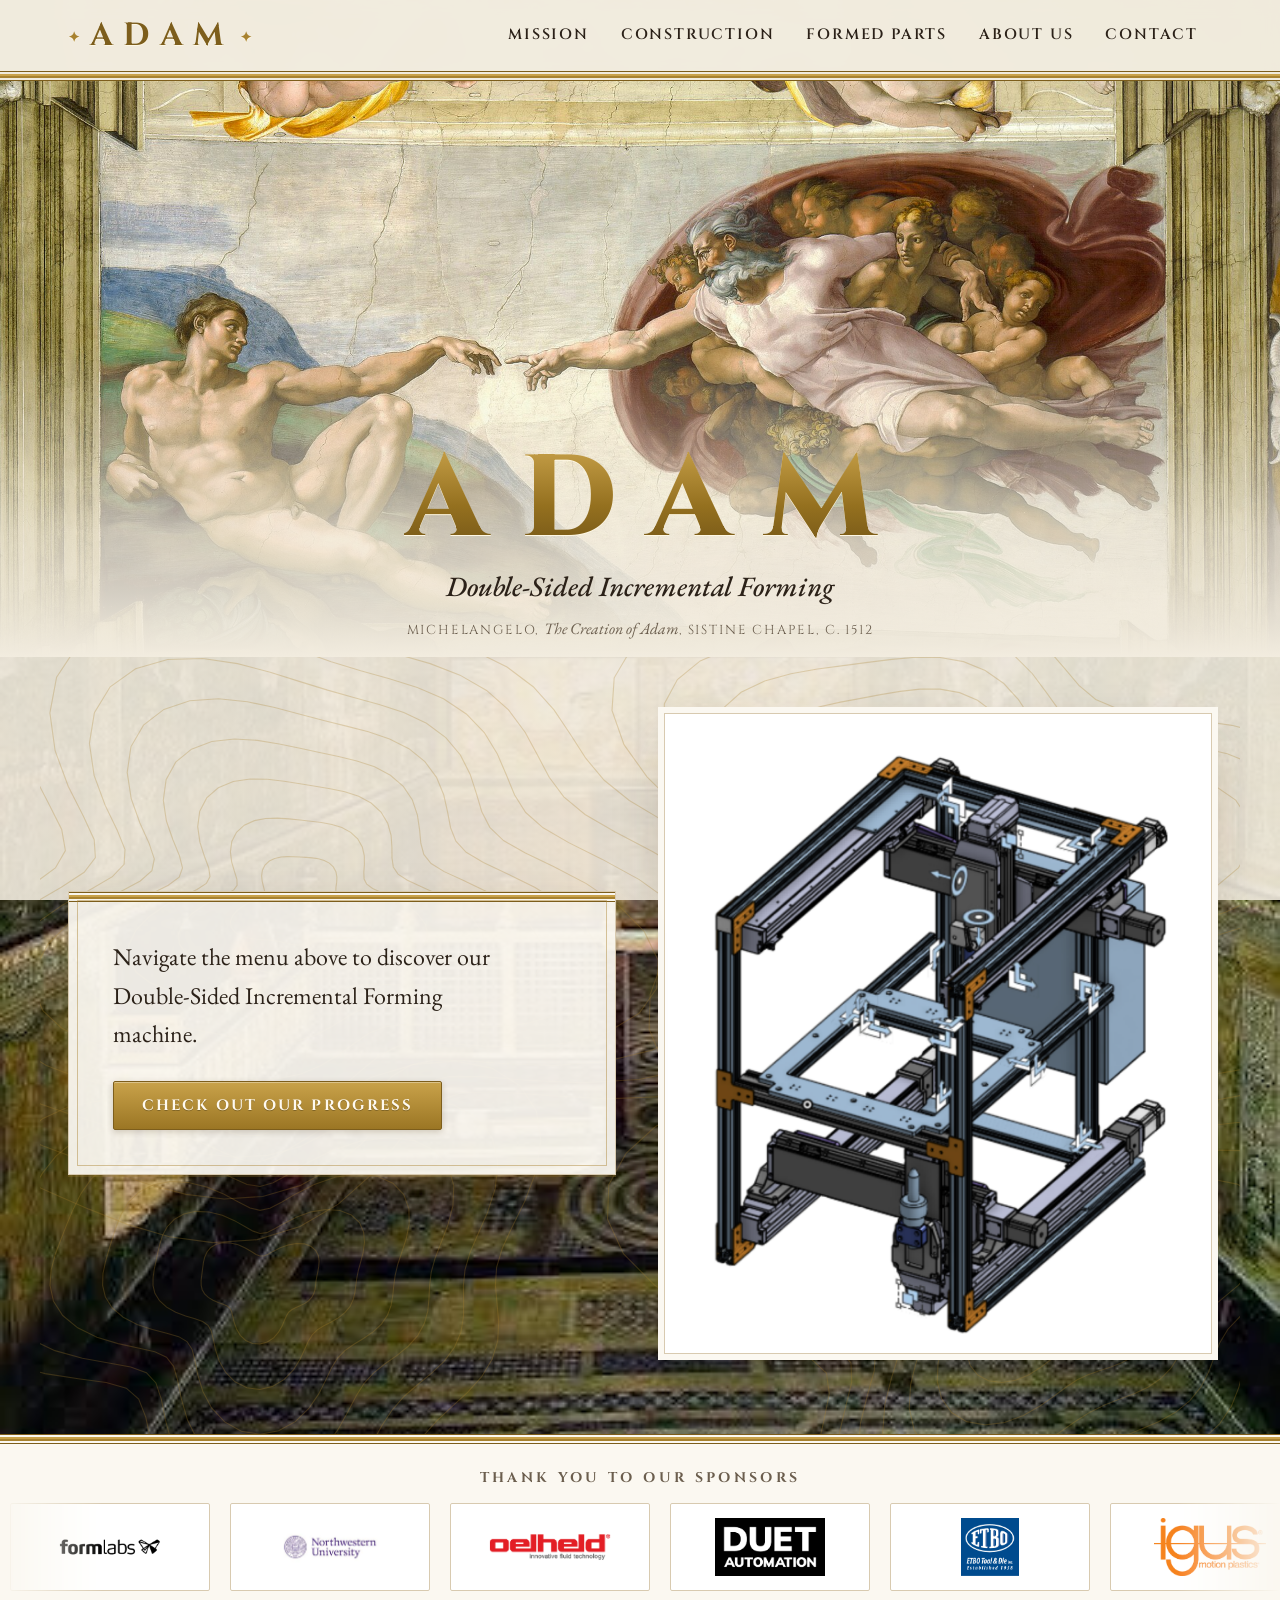
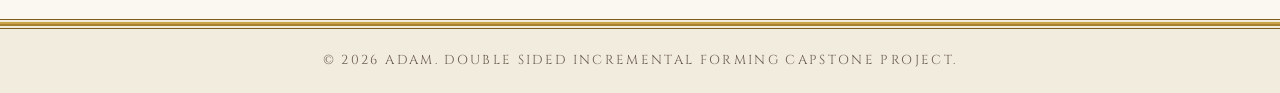
<file: index.html>
<!DOCTYPE html>
<html lang="en">
<head>
<meta charset="utf-8">
<meta name="viewport" content="width=device-width, initial-scale=1, viewport-fit=cover">
<title>ADAM</title>
<link rel="preconnect" href="https://fonts.googleapis.com">
<link href="https://fonts.googleapis.com/css2?family=Fraunces:wght@500;600;700&family=Source+Sans+3:wght@400;500;600&display=swap" rel="stylesheet"><link rel="stylesheet" href="css/style.css">
</head>
<body>
<header id="site-header"></header>
<main>
<section class="fresco" aria-label="Banner: Michelangelo's The Creation of Adam, the hands of God and Adam reaching toward each other">
  <p class="fresco-name">ADAM</p>
  <p class="fresco-sub">Double-Sided Incremental Forming</p>
  <p class="fresco-credit">Michelangelo, <i>The Creation of Adam</i>, Sistine Chapel, c. 1512</p>
</section>
<section class="wrap home">
  <svg id="topo" aria-hidden="true" preserveAspectRatio="xMidYMid slice" viewBox="0 0 1200 800"></svg>
  <div class="hello">
    <p>Navigate the menu above to discover our Double-Sided Incremental Forming machine.</p>
    <a class="btn" href="project.html">Check out our progress</a>
  </div>
  <div class="shot"><img src="images/machine.png" alt="Labeled diagram of the ADAM machine showing the X, Y and Z axes, toolhead, workpiece, material fixture and base"></div>
</section>
</main>
<div class="sponsors" id="sponsors"></div>
<footer id="site-footer"></footer>
<script src="js/data.js"></script>
<script src="js/main.js"></script>
</body>
</html>
</file>
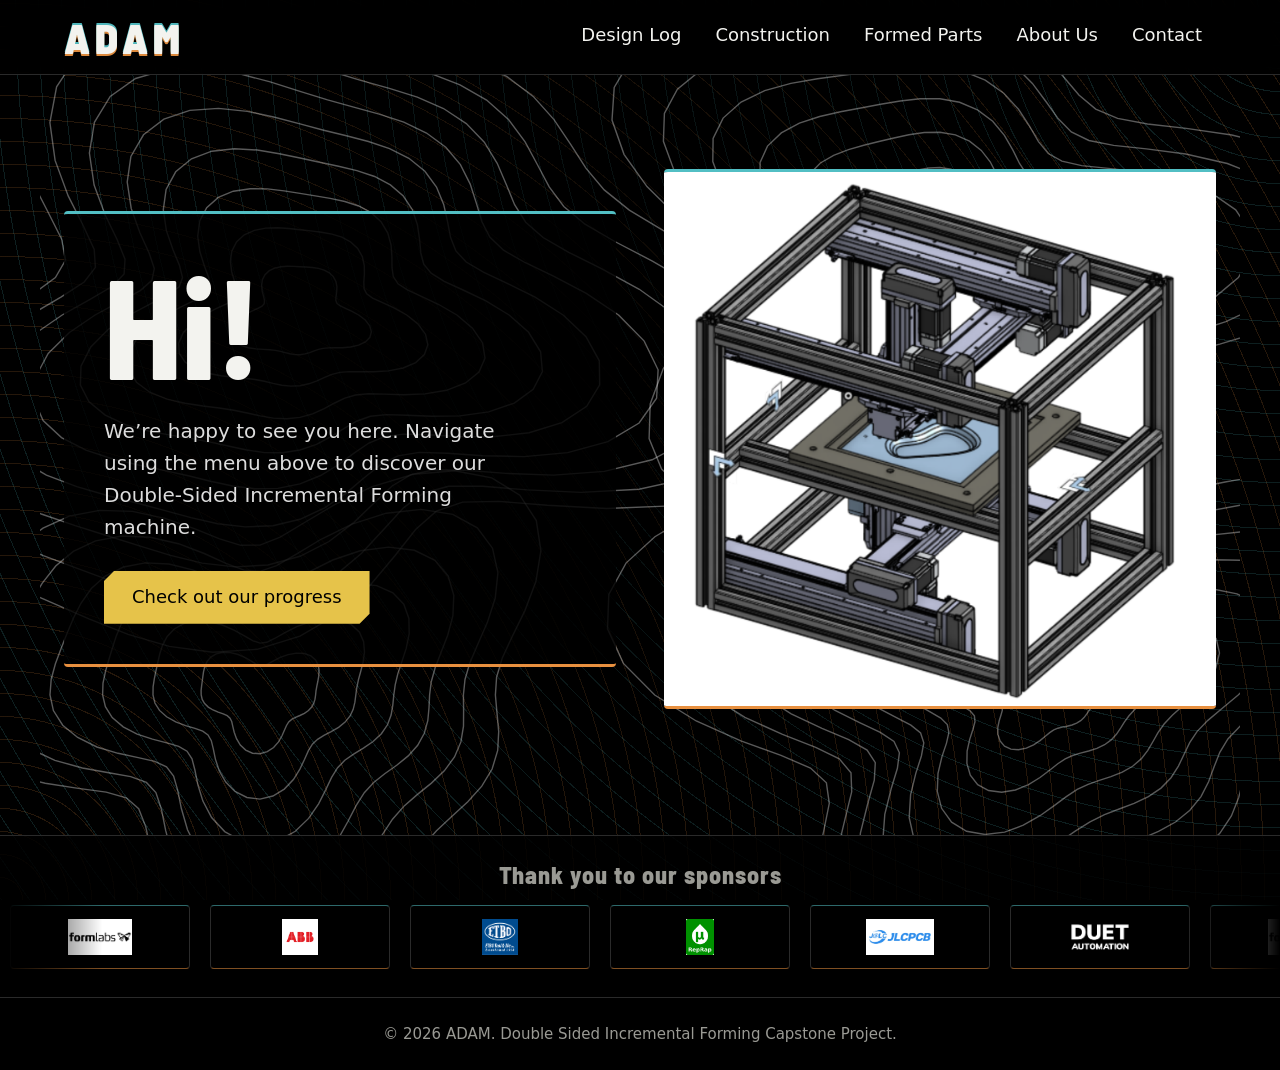
<file: adam-site/index.html>
<!DOCTYPE html>
<html lang="en">
<head>
<meta charset="utf-8">
<meta name="viewport" content="width=device-width, initial-scale=1, viewport-fit=cover">
<title>ADAM</title>
<link rel="preconnect" href="https://fonts.googleapis.com">
<link href="https://fonts.googleapis.com/css2?family=Barlow:wght@400;500&family=Barlow+Semi+Condensed:wght@600;700;800&display=swap" rel="stylesheet">
<link rel="stylesheet" href="css/style.css">
</head>
<body>
<header id="site-header"></header>
<main>
<section class="wrap home">
  <svg id="topo" aria-hidden="true" preserveAspectRatio="xMidYMid slice" viewBox="0 0 1200 800"></svg>
  <div class="hello">
    <h1>Hi!</h1>
    <p>We’re happy to see you here. Navigate using the menu above to discover our Double-Sided Incremental Forming machine.</p>
    <a class="btn" href="project.html">Check out our progress</a>
  </div>
  <div class="shot"><img src="images/machine.png" alt="Labeled diagram of the ADAM machine showing the X, Y and Z axes, toolhead, workpiece, material fixture and base"></div>
</section>
</main>
<div class="sponsors" id="sponsors"></div>
<footer id="site-footer"></footer>
<script src="js/data.js"></script>
<script src="js/main.js"></script>
</body>
</html>
</file>
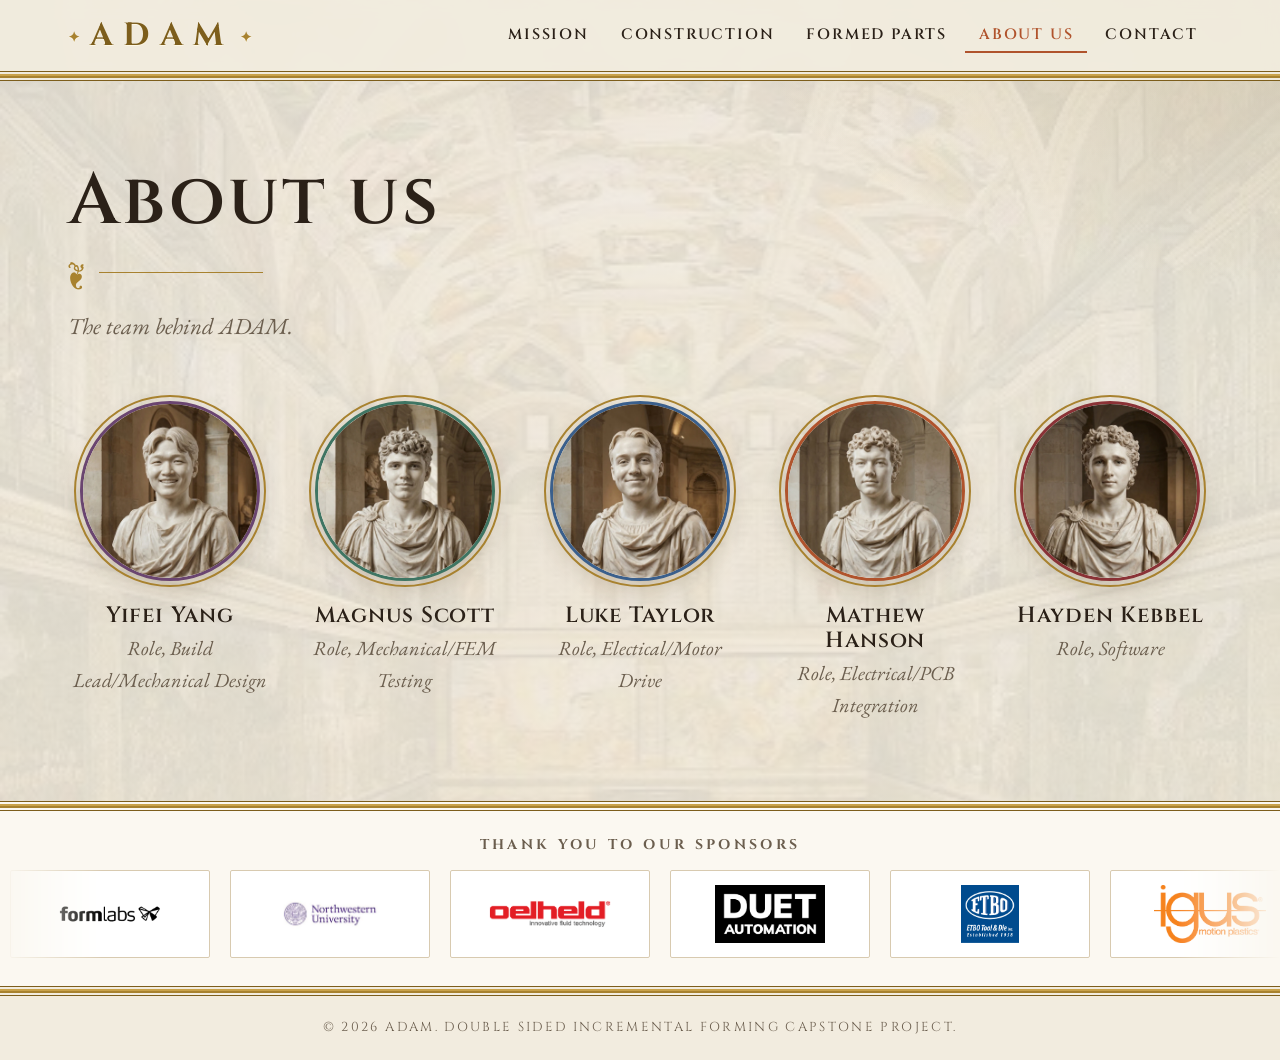
<file: about.html>
<!DOCTYPE html>
<html lang="en">
<head>
<meta charset="utf-8">
<meta name="viewport" content="width=device-width, initial-scale=1, viewport-fit=cover">
<title>About Us | ADAM</title>
<link rel="preconnect" href="https://fonts.googleapis.com">
<link href="https://fonts.googleapis.com/css2?family=Barlow:wght@400;500&family=Barlow+Semi+Condensed:wght@600;700;800&display=swap" rel="stylesheet">
<link rel="stylesheet" href="css/style.css">
</head>
<body>
<header id="site-header"></header>
<main>
<section class="wrap">
  <h1 class="page">About us</h1>
  <p class="lede">The team behind ADAM.</p>
  <div class="team" id="team-grid"></div>
</section>
</main>
<div class="sponsors" id="sponsors"></div>
<footer id="site-footer"></footer>
<script src="js/data.js"></script>
<script src="js/main.js"></script>
</body>
</html>
</file>
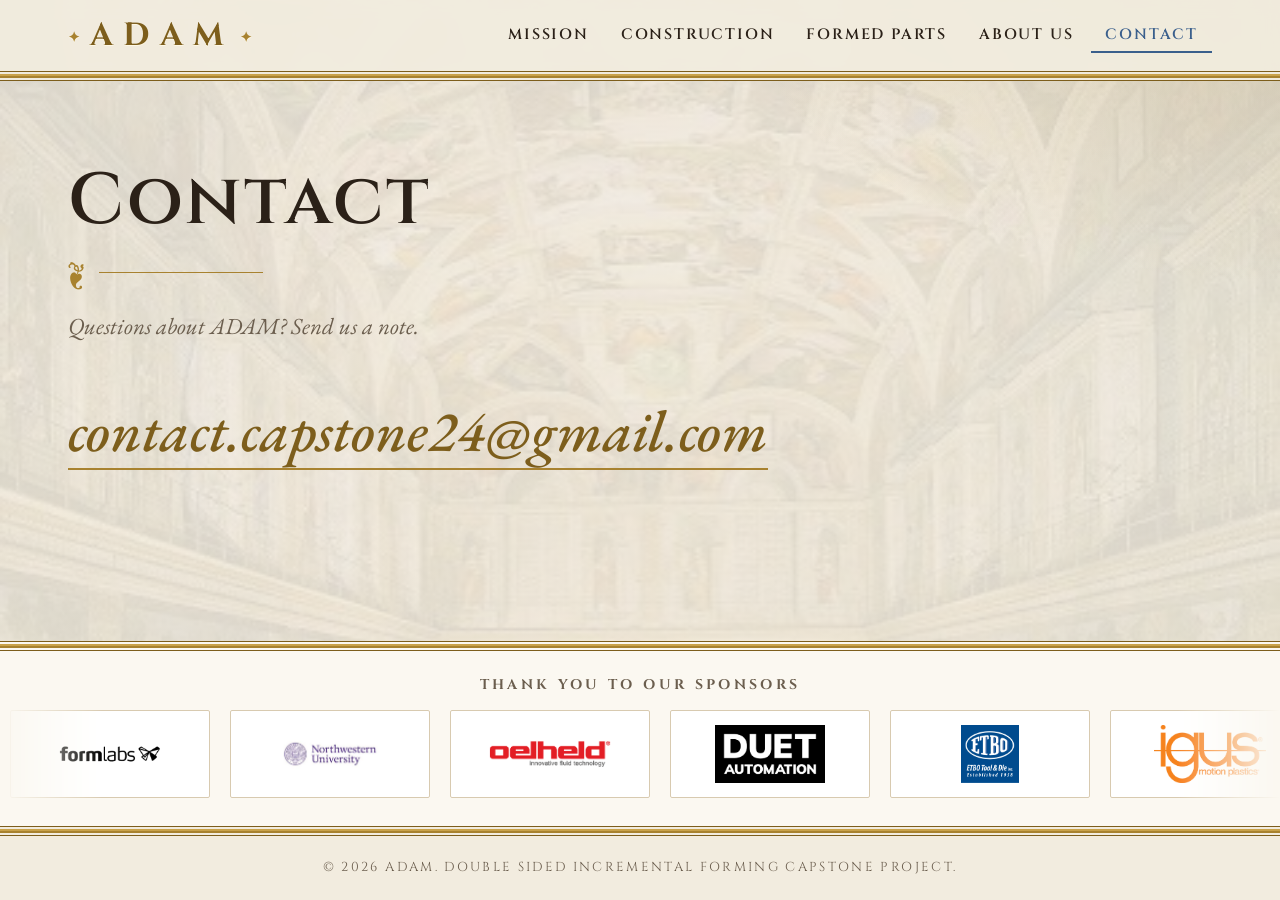
<file: contact.html>
<!DOCTYPE html>
<html lang="en">
<head>
<meta charset="utf-8">
<meta name="viewport" content="width=device-width, initial-scale=1, viewport-fit=cover">
<title>Contact | ADAM</title>
<link rel="preconnect" href="https://fonts.googleapis.com">
<link href="https://fonts.googleapis.com/css2?family=Barlow:wght@400;500&family=Barlow+Semi+Condensed:wght@600;700;800&display=swap" rel="stylesheet">
<link rel="stylesheet" href="css/style.css">
</head>
<body>
<header id="site-header"></header>
<main>
<section class="wrap">
  <h1 class="page">Contact</h1>
  <p class="lede">Questions about ADAM? Send us a note.</p>
  <a class="mail" id="mail" href="#"></a>
</section>
</main>
<div class="sponsors" id="sponsors"></div>
<footer id="site-footer"></footer>
<script src="js/data.js"></script>
<script src="js/main.js"></script>
</body>
</html>
</file>
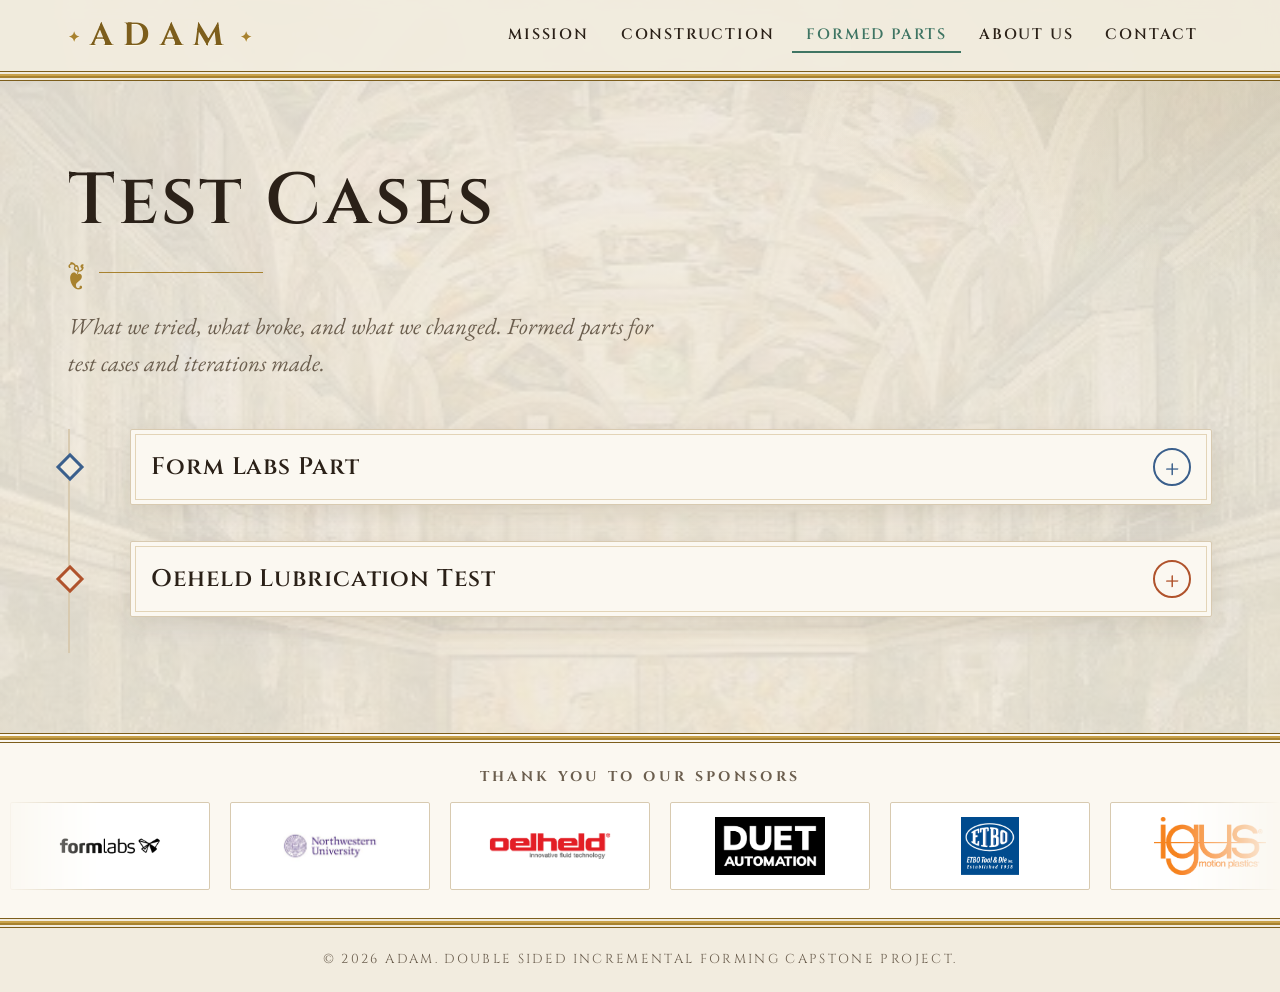
<file: design-log.html>
<!DOCTYPE html>
<html lang="en">
<head>
<meta charset="utf-8">
<meta name="viewport" content="width=device-width, initial-scale=1, viewport-fit=cover">
<title>Parts</title>
<link rel="preconnect" href="https://fonts.googleapis.com">
<link href="https://fonts.googleapis.com/css2?family=Barlow:wght@400;500&family=Barlow+Semi+Condensed:wght@600;700;800&display=swap" rel="stylesheet">
<link rel="stylesheet" href="css/style.css">
</head>
<body>
<header id="site-header"></header>
<main>
<section class="wrap">
  <h1 class="page">Test Cases</h1>
  <p class="lede">What we tried, what broke, and what we changed. Formed parts for test cases and iterations made.</p>
  <ol class="log" id="log-list"></ol>
</section>
</main>
<div class="sponsors" id="sponsors"></div>
<footer id="site-footer"></footer>
<script src="js/data.js"></script>
<script src="js/main.js"></script>
</body>
</html>
</file>
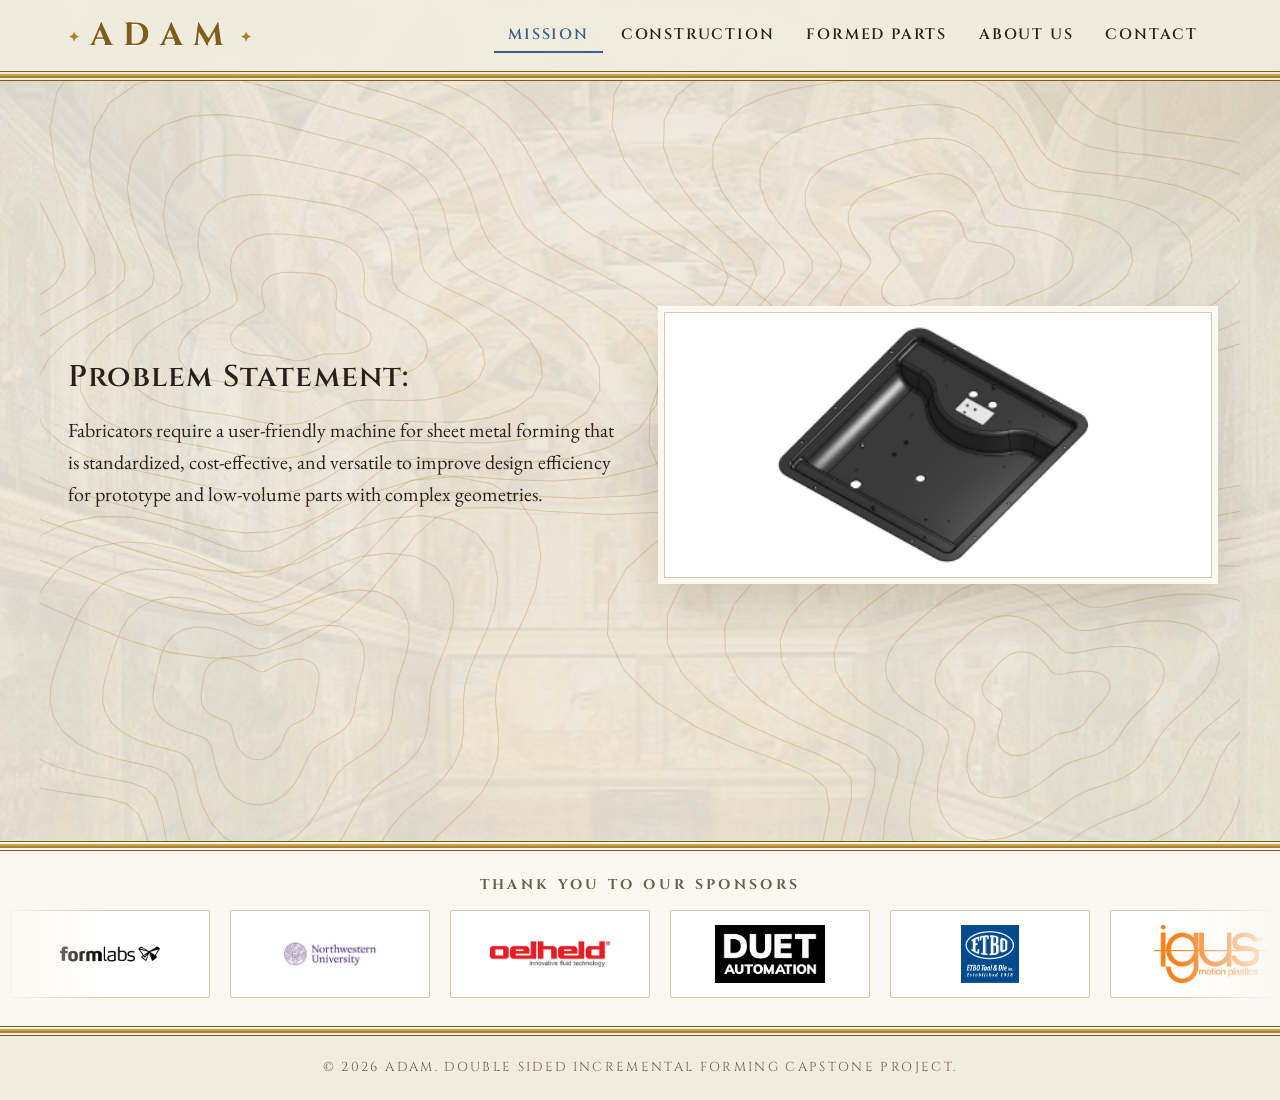
<file: mission.html>
<!DOCTYPE html>
<html lang="en">
<head>
<meta charset="utf-8">
<meta name="viewport" content="width=device-width, initial-scale=1, viewport-fit=cover">
<title>Mission</title>
<link rel="preconnect" href="https://fonts.googleapis.com">
<link href="https://fonts.googleapis.com/css2?family=Barlow:wght@400;500&family=Barlow+Semi+Condensed:wght@600;700;800&display=swap" rel="stylesheet">
<link rel="stylesheet" href="css/style.css">
</head>
<body>
<header id="site-header"></header>
<main>
<section class="wrap home">
  <svg id="topo" aria-hidden="true" preserveAspectRatio="xMidYMid slice" viewBox="0 0 1200 800"></svg>
  <div class="Our Mission">
    <h1>Problem Statement: </h1>
    <p>Fabricators require a user-friendly machine for sheet metal forming that is standardized, cost-effective, and versatile to improve design efficiency for prototype and low-volume parts with complex geometries. </p>
  </div>
  <div class="shot"><img src="images/FormLabsPart.png" alt="Labeled diagram of the ADAM machine showing the X, Y and Z axes, toolhead, workpiece, material fixture and base"></div>
</section>
</main>
<div class="sponsors" id="sponsors"></div>
<footer id="site-footer"></footer>
<script src="js/data.js"></script>
<script src="js/main.js"></script>
</body>
</html>
</file>
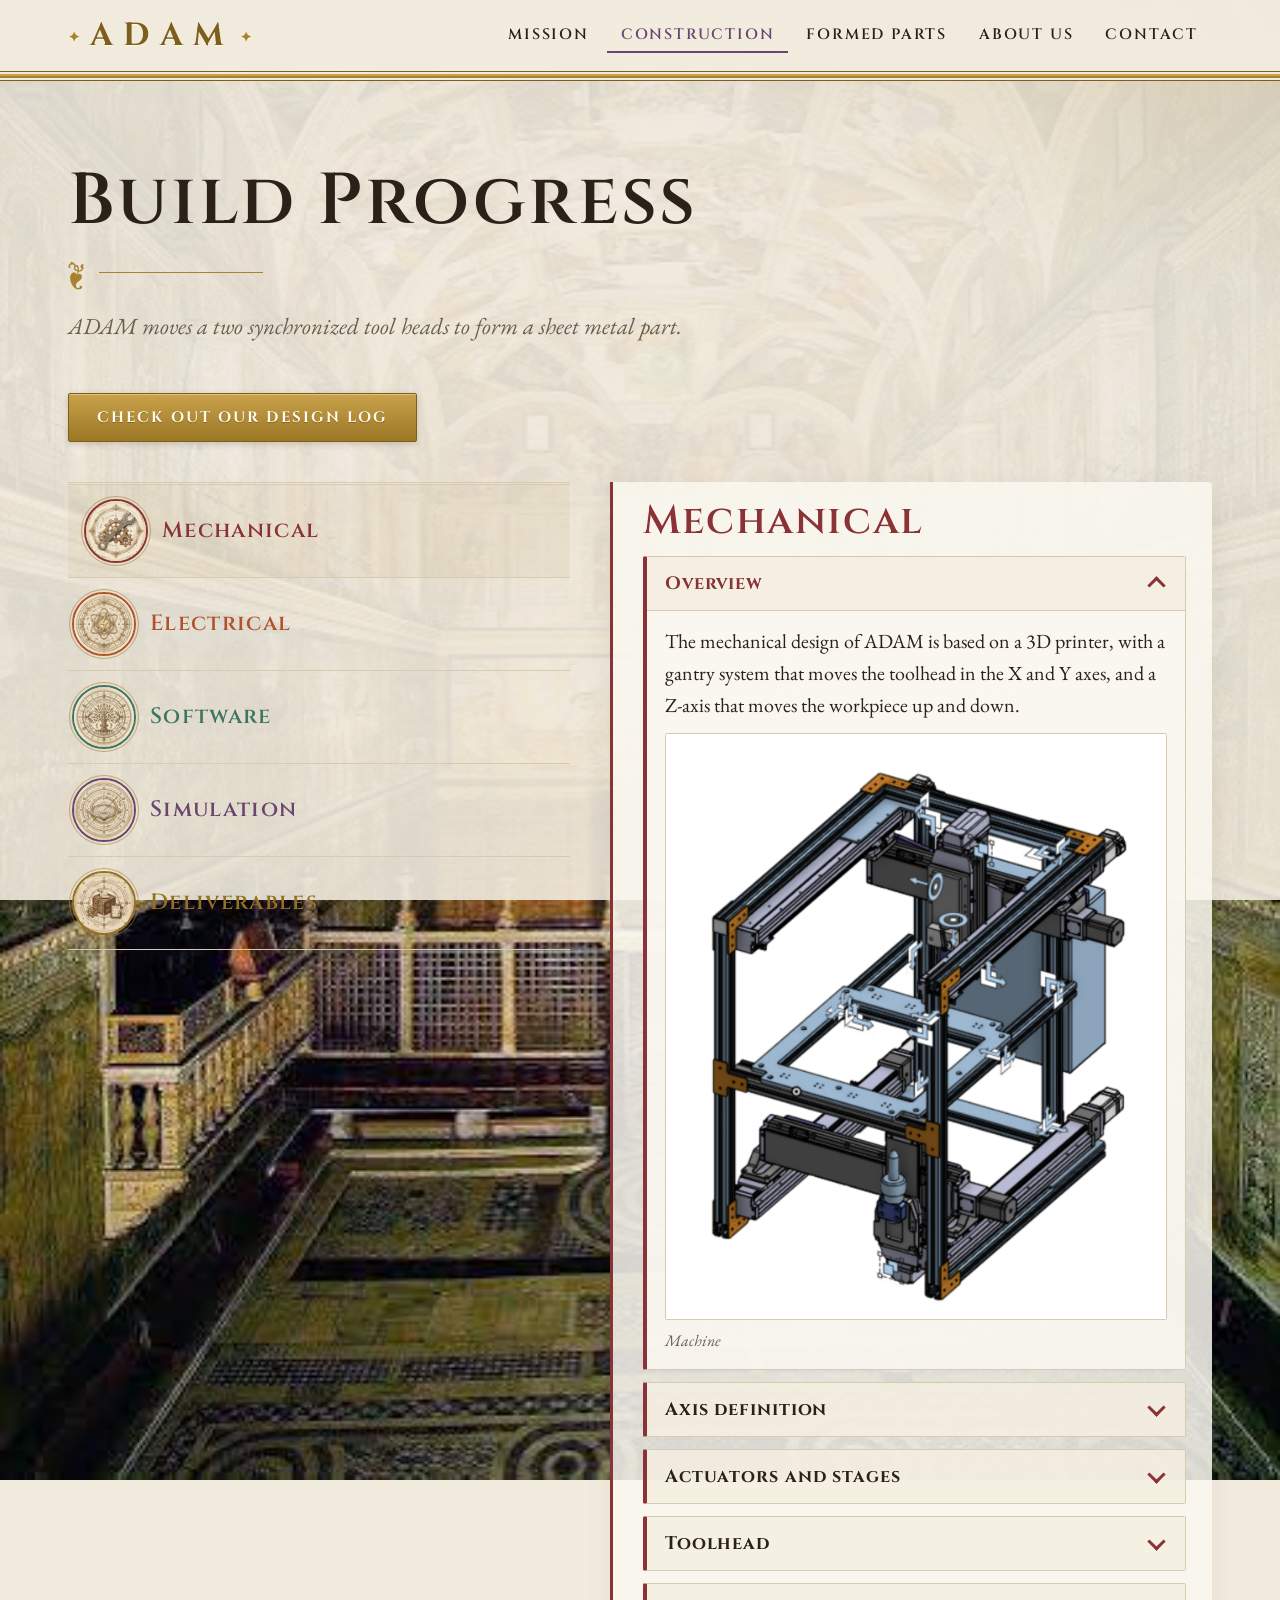
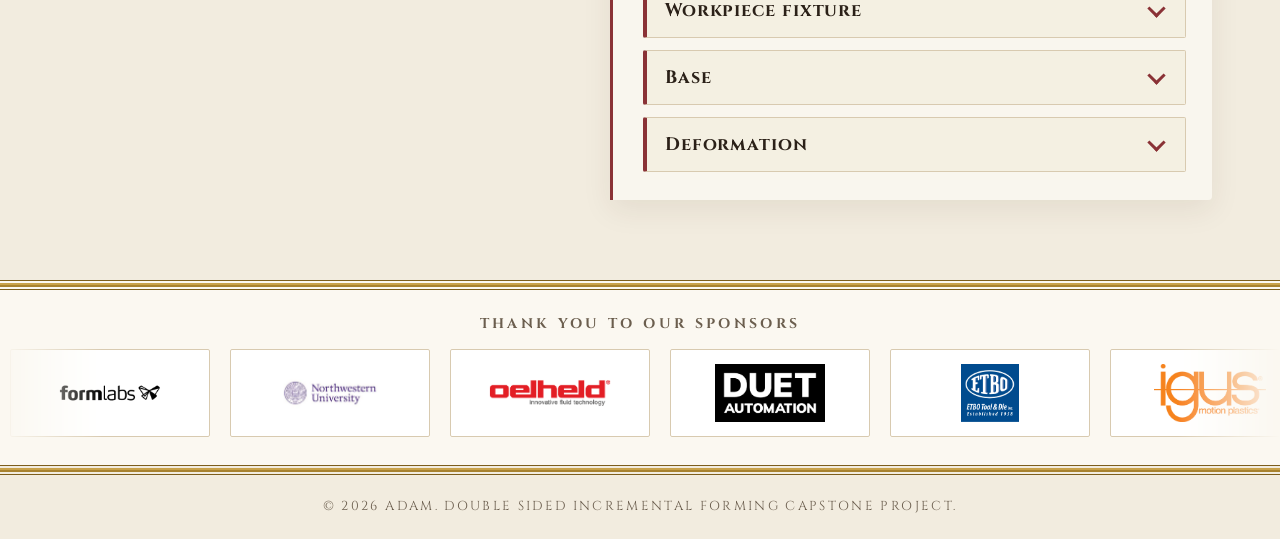
<file: project.html>
<!DOCTYPE html>
<html lang="en">
<head>
<meta charset="utf-8">
<meta name="viewport" content="width=device-width, initial-scale=1, viewport-fit=cover">
<title>ADAM</title>
<link rel="preconnect" href="https://fonts.googleapis.com">
<link href="https://fonts.googleapis.com/css2?family=Barlow:wght@400;500&family=Barlow+Semi+Condensed:wght@600;700;800&display=swap" rel="stylesheet">
<link rel="stylesheet" href="css/style.css">
</head>
<body>
<header id="site-header"></header>
<main>
<section class="wrap">
  <h1 class="page">Build Progress</h1>
  <p class="lede">ADAM moves a two synchronized tool heads to form a sheet metal part.</p>
  <a class="btn" href="https://app.notion.com/p/MTE-481-Design-Log-Group-24-3e61a1e5f2b480b8877bc90ac2e253eb?source=copy_link">Check out our design log</a>
  <div class="parts">
    <div class="plist" role="tablist" id="plist"></div>
    <div class="pdetail" id="pdetail" role="tabpanel" aria-live="polite"></div>
  </div>
</section>
</main>
<div class="sponsors" id="sponsors"></div>
<footer id="site-footer"></footer>
<script src="js/data.js"></script>
<script src="js/main.js"></script>
</body>
</html>
</file>
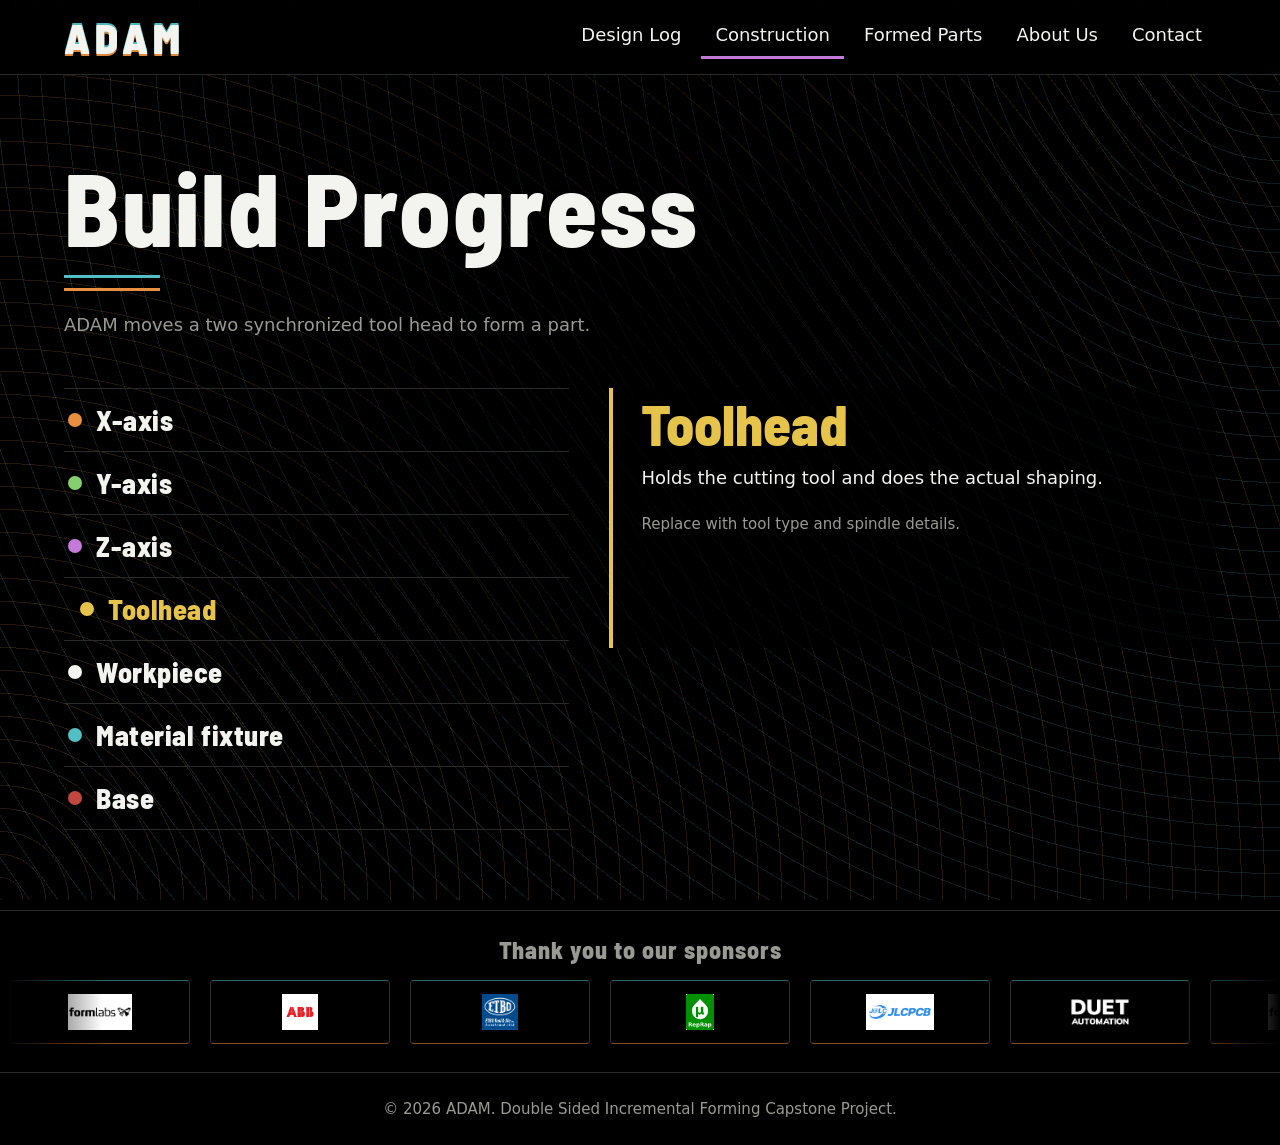
<file: adam-site/project.html>
<!DOCTYPE html>
<html lang="en">
<head>
<meta charset="utf-8">
<meta name="viewport" content="width=device-width, initial-scale=1, viewport-fit=cover">
<title>ADAM</title>
<link rel="preconnect" href="https://fonts.googleapis.com">
<link href="https://fonts.googleapis.com/css2?family=Barlow:wght@400;500&family=Barlow+Semi+Condensed:wght@600;700;800&display=swap" rel="stylesheet">
<link rel="stylesheet" href="css/style.css">
</head>
<body>
<header id="site-header"></header>
<main>
<section class="wrap">
  <h1 class="page">Build Progress</h1>
  <p class="lede">ADAM moves a two synchronized tool head to form a part.</p>
  <div class="parts">
    <div class="plist" role="tablist" id="plist"></div>
    <div class="pdetail" id="pdetail" role="tabpanel" aria-live="polite"></div>
  </div>
</section>
</main>
<div class="sponsors" id="sponsors"></div>
<footer id="site-footer"></footer>
<script src="js/data.js"></script>
<script src="js/main.js"></script>
</body>
</html>
</file>
<file: css/style.css>
/* ADAM site styles: Italian Renaissance theme.
   The machine is named after Michelangelo's "Creation of Adam" on the Sistine Chapel ceiling,
   so the site borrows from it: fresco plaster, gilded frame mouldings, printer's fleurons,
   and the painting's own pigments (sky blue, God's red mantle, the green sash, ochre, gold).
   The accent colors keep their variable names, so data.js still works.
   Fonts load here so every page gets them, whatever its <link> tags say.
   Cinzel is modelled on Roman capitals, which Renaissance letterers revived;
   EB Garamond is a Renaissance book face. */
@import url('https://fonts.googleapis.com/css2?family=Cinzel:wght@500;600;700;800&family=EB+Garamond:ital,wght@0,400;0,500;0,600;1,400&display=swap');

:root{
  --bg:#f2ecdf; --bg-rgb:242,236,223; --surface:#fbf8f1; --surface-rgb:251,248,241;
  --ink:#2b2118; --mute:#6b5e4e; --line:#d8cab0;
  --gold:#a8822f; --gold-deep:#7d5e1c; --gold-rgb:168,130,47;
  /* Fresco pigments: mantle purple, sash green, ochre, sky, flesh/terracotta, mantle red */
  --z:#6a4570; --y:#3f7563; --tool:#94701f; --fix:#3a5f8c; --x:#b0532c; --base:#8a3236; --work:#2b2118;
  --font-head:'Cinzel','Trajan Pro',Georgia,serif;
  --font-body:'EB Garamond',Garamond,Georgia,serif;
  /* Gilded frame moulding: thin dark line, broad gold, thin dark line */
  --moulding:linear-gradient(180deg,var(--gold-deep) 0 1px,transparent 1px 3px,#c9a24a 3px 5px,var(--gold) 5px 7px,transparent 7px 9px,var(--gold-deep) 9px 10px);
  color-scheme:light;
}
*{box-sizing:border-box}
html{scroll-behavior:smooth}
::selection{background:rgba(var(--gold-rgb),.3)}

/* Background: the Sistine Chapel, washed back to plaster so text stays readable,
   with a warm "divine light" glow in the top corner */
body{margin:0;color:var(--ink);font:400 20px/1.6 var(--font-body);display:flex;flex-direction:column;min-height:100vh;
  background-color:var(--bg);
  background-image:
    radial-gradient(ellipse 60% 45% at 100% 0,rgba(var(--gold-rgb),.16),transparent 70%),
    linear-gradient(rgba(var(--bg-rgb),.9),rgba(var(--bg-rgb),.9)),
    url("../images/sistine_chapel.jpg");
  background-repeat:no-repeat;background-size:100% 100%,100% 100%,cover;background-position:center,center,center 30%;
  background-attachment:fixed}
main{flex:1}
h1,h2,h3{font-family:var(--font-head);font-weight:600;line-height:1.15;margin:0;letter-spacing:.04em}
a{color:inherit}
:focus-visible{outline:2px solid var(--gold);outline-offset:3px}

/* Gilded moulding used on header, footer, sponsors and the home card */
header::after,.sponsors::before,footer::before,.hello::before{content:"";display:block;height:10px;background:var(--moulding)}

/* Header */
header{position:sticky;top:0;z-index:10;padding-top:env(safe-area-inset-top,0px);background:rgba(var(--bg-rgb),.94);backdrop-filter:blur(8px)}
nav{max-width:1200px;margin:auto;padding:14px 28px;display:flex;align-items:center;justify-content:space-between;gap:16px}
.logo{font:700 32px var(--font-head);letter-spacing:.32em;text-decoration:none;color:var(--gold-deep);
  text-shadow:0 1px 0 #fff8e4}
.logo::before,.logo::after{content:"\2726";font-size:.45em;vertical-align:middle;color:var(--gold);letter-spacing:0;margin:0 .7em}
.logo::before{margin-left:0}
.logo::after{margin-left:.38em}
nav ul{display:flex;gap:4px;list-style:none;margin:0;padding:0;flex-wrap:wrap}
nav a.l{display:block;padding:6px 14px;text-decoration:none;font:600 15px var(--font-head);letter-spacing:.12em;text-transform:uppercase;border-bottom:2px solid transparent;transition:color .2s,border-color .2s}
nav a.l:hover,nav a.l.on{color:var(--c);border-color:var(--c)}

/* Layout */
.wrap{position:relative;max-width:1200px;margin:auto;padding:80px 28px}
h1.page{font-size:clamp(40px,6vw,72px);margin-bottom:20px;color:var(--ink)}
/* Printer's fleuron followed by a gold rule */
h1.page::after{content:"\2766";display:block;margin-top:14px;padding-right:180px;width:max-content;font:400 30px/1 var(--font-body);color:var(--gold);
  background:linear-gradient(var(--gold),var(--gold)) no-repeat right 4px center/164px 1px}
.lede{color:var(--mute);font-size:23px;font-style:italic;max-width:56ch;margin:0 0 48px}

/* Home banner: The Creation of Adam, framed on the two hands */
.fresco{position:relative;padding:0 20px;height:min(64vh,620px);min-height:340px;display:flex;flex-direction:column;justify-content:flex-end;align-items:center;text-align:center;
  background:url("../images/Creation_of_adam.jpg") 39% 45%/cover no-repeat;box-shadow:inset 0 -1px 0 var(--line)}
.fresco::before{content:"";position:absolute;inset:0;background:linear-gradient(180deg,transparent 45%,rgba(var(--bg-rgb),.75) 78%,var(--bg) 100%)}
.fresco>*{position:relative;max-width:100%}
.fresco-name{margin:0;font:800 clamp(56px,9vw,120px)/1 var(--font-head);letter-spacing:.3em;margin-right:-.3em;
  background:linear-gradient(180deg,#c9a24a 0,#94701f 55%,#6f5216 100%);-webkit-background-clip:text;background-clip:text;-webkit-text-fill-color:transparent;
  filter:drop-shadow(0 1px 0 #fff8e4)}
.fresco-sub{margin:10px 0 0;font:italic 500 clamp(20px,2.4vw,28px) var(--font-body);color:var(--ink)}
.fresco-credit{margin:14px 0 18px;font:400 13px var(--font-head);letter-spacing:.14em;text-transform:uppercase;color:var(--mute)}
.fresco-credit i{text-transform:none;font:italic 400 16px var(--font-body);letter-spacing:0}
.fresco+.home{min-height:0;padding-top:56px}
/* Home */
.home{min-height:calc(100vh - 140px);display:grid;grid-template-columns:1fr 1fr;gap:48px;align-items:center;padding-top:48px}
#topo{position:absolute;inset:0;width:100%;height:100%;z-index:-1;pointer-events:none}
#topo path{fill:none;stroke:var(--gold);stroke-width:1.1;stroke-opacity:.28;stroke-dasharray:1;stroke-dashoffset:1;animation:draw 3.2s ease-out forwards}
@keyframes draw{to{stroke-dashoffset:0}}
.hello,.shot{box-shadow:0 2px 0 rgba(var(--gold-rgb),.25),0 24px 50px rgba(60,40,10,.18)}
/* Hero card styled like a carved stone tablet */
.hello{position:relative;background:rgba(var(--surface-rgb),.94);border:1px solid var(--line);outline:1px solid rgba(var(--gold-rgb),.45);outline-offset:-10px;padding:0 44px 44px}
.hello::before{margin:0 -44px 36px}
.hello h1{font-size:clamp(80px,10vw,136px);color:var(--gold-deep);font-weight:700;
  background:linear-gradient(180deg,#c9a24a 0,#94701f 55%,#6f5216 100%);-webkit-background-clip:text;background-clip:text;-webkit-text-fill-color:transparent}
.hello p{max-width:34ch;color:var(--ink);margin:20px 0 28px;font-size:24px}
.btn{display:inline-block;background:linear-gradient(180deg,#c9a24a,#9b7624);color:#fffaf0;font:700 15px var(--font-head);letter-spacing:.14em;text-transform:uppercase;padding:13px 28px;text-decoration:none;border:1px solid var(--gold-deep);border-radius:2px;box-shadow:inset 0 1px 0 rgba(255,255,255,.35),0 2px 6px rgba(60,40,10,.2);text-shadow:0 1px 0 rgba(0,0,0,.25);transition:filter .2s,transform .2s}
.btn:hover{filter:brightness(1.08);transform:translateY(-1px)}
.shot{background:#fff;overflow:hidden;border:1px solid var(--line);outline:6px solid var(--surface);outline-offset:0}
.shot img{display:block;width:100%;height:auto}

/* Project */
.parts{display:grid;grid-template-columns:minmax(0,1fr) minmax(0,1.2fr);gap:40px;align-items:start;margin-top:40px}
.plist{display:flex;flex-direction:column;border-top:3px double var(--line)}
.plist button{all:unset;cursor:pointer;display:flex;align-items:center;gap:14px;padding:14px 4px;border-bottom:1px solid var(--line);font:600 22px var(--font-head);letter-spacing:.06em;color:var(--c);transition:padding .2s,background .2s}
.plist button:hover,.plist button[aria-selected=true]{padding-left:16px;background:rgba(var(--gold-rgb),.07)}
.plist button:focus-visible{outline:2px solid var(--gold)}
.plist button::before{content:"";width:12px;height:12px;transform:rotate(45deg);background:var(--c);flex:none}
.plist button.has-img::before{display:none}
.plist img{width:64px;height:64px;object-fit:cover;border-radius:50%;flex:none;border:2px solid var(--c);outline:1px solid rgba(var(--gold-rgb),.6);outline-offset:2px}
.pdetail{border-left:3px solid var(--c);padding:16px 26px 16px 30px;min-height:260px;background:rgba(var(--surface-rgb),.85);border-radius:0 4px 4px 0;box-shadow:0 10px 30px rgba(60,40,10,.08)}
.pdetail h3{font-size:40px;color:var(--c);margin-bottom:12px}
.pdetail p{margin:0 0 16px;max-width:52ch}
.pdetail small{color:var(--mute);font-size:17px;font-style:italic}
.pdetail img{display:block;width:100%;max-width:520px;height:auto;border-radius:2px;border:1px solid var(--line);margin:0 0 16px}
.pdetail h4{margin:24px 0 8px;font:700 14px var(--font-head);letter-spacing:.16em;text-transform:uppercase;color:var(--tool)}
.pdetail ul{margin:0 0 16px;padding-left:20px;max-width:52ch}
.pdetail li{margin-bottom:6px}
.pdetail li::marker{color:var(--gold)}
.pdetail figure{margin:0 0 20px}
.pdetail figure img{margin:0 0 8px}
.pdetail figcaption{color:var(--mute);font-size:16px;font-style:italic}
.pgallery{display:grid;grid-template-columns:repeat(auto-fit,minmax(220px,1fr));gap:12px;margin:0 0 16px}
.pgallery img{margin:0;aspect-ratio:4/3;object-fit:cover}

/* Mission (Project page) */
h2.sub{font-size:clamp(30px,4.2vw,46px);margin:0 0 24px}
.mission{margin-bottom:96px}
.mission-statement{font:italic 500 clamp(28px,3.6vw,42px)/1.3 var(--font-body);max-width:36ch;margin:0 0 40px;padding-left:28px;border-left:3px double var(--gold)}
.mission-grid{display:grid;grid-template-columns:repeat(auto-fit,minmax(260px,1fr));gap:24px}
/* Cards as small stone stelae: a coloured capital on top, inset gold rule */
.mcard{background:var(--surface);border:1px solid var(--line);border-top:4px solid var(--fix);outline:1px solid rgba(var(--gold-rgb),.35);outline-offset:-8px;padding:28px 28px 30px;border-radius:2px;box-shadow:0 10px 26px rgba(60,40,10,.08)}
.mcard:nth-child(even){border-top-color:var(--x)}
.mcard h3{font-size:22px;margin-bottom:12px}
.mcard p{margin:0;color:var(--ink)}
.mcard ul{margin:0;padding-left:20px;color:var(--ink)}
.mcard li{margin-bottom:6px}
.mcard li::marker{color:var(--gold)}

/* Presentations */
.btn-row{margin:0 0 56px}
.back{display:inline-block;margin-bottom:20px;font:600 14px var(--font-head);letter-spacing:.1em;text-transform:uppercase;text-decoration:none;color:var(--mute)}
.back:hover{color:var(--gold-deep)}
.pres{display:grid;grid-template-columns:minmax(0,320px) minmax(0,1fr);gap:32px;align-items:start}
.pres-list{list-style:none;margin:0;padding:0;border-top:3px double var(--line)}
.pres-list button{all:unset;box-sizing:border-box;display:block;width:100%;cursor:pointer;padding:14px 8px;border-bottom:1px solid var(--line);transition:padding .2s}
.pres-list button:hover,.pres-list button[aria-pressed=true]{padding-left:18px}
.pres-list button[aria-pressed=true]{background:var(--surface);box-shadow:inset 3px 0 0 var(--gold)}
.pres-list button:focus-visible{outline:2px solid var(--gold)}
.pres-list strong{display:block;font:600 19px var(--font-head)}
.pres-list span{color:var(--x);font:700 12px var(--font-head);letter-spacing:.16em;text-transform:uppercase}
.pres-list small{display:block;color:var(--mute);font-size:17px;font-style:italic;margin-top:4px}
.pres-view{min-height:300px;border:1px solid var(--line);border-radius:2px;background:var(--surface);padding:16px}
.pres-empty{color:var(--mute);font-style:italic;margin:0;padding:40px 16px;text-align:center}
.pres-bar{display:flex;justify-content:space-between;align-items:center;gap:12px;flex-wrap:wrap;margin-bottom:12px}
.pres-bar h3{font-size:24px}
.pres-view iframe{display:block;width:100%;height:75vh;border:1px solid var(--line);border-radius:2px;background:#fff}

/* Animation / video */
.anim{display:block;width:100%;max-width:760px;height:auto;margin:0 0 32px;border:1px solid var(--line);outline:6px solid var(--surface);border-radius:2px;background:#000}

/* Design log: entries alternate blue and terracotta */
.log{list-style:none;margin:0;padding:0 0 0 28px;border-left:2px solid var(--line)}
.log li{--c:var(--fix);position:relative;padding:0 0 44px 32px}
.log li:nth-child(even){--c:var(--x)}
.log li::before{content:"";position:absolute;left:-38px;top:10px;width:14px;height:14px;transform:rotate(45deg);background:var(--bg);border:3px solid var(--c)}
.log time{color:var(--c);font:700 13px var(--font-head);letter-spacing:.16em;text-transform:uppercase}
.log h3{font-size:26px;margin:4px 0 8px}
.log p{margin:0;max-width:60ch;color:var(--ink)}

/* About: portraits as gold-rimmed coins */
.team{display:grid;grid-template-columns:repeat(auto-fit,minmax(200px,1fr));gap:32px}
.person{text-align:center}
.person .ph{aspect-ratio:1;border-radius:50%;border:3px solid var(--c);outline:2px solid var(--gold);outline-offset:4px;display:grid;place-items:center;font:700 64px var(--font-head);color:var(--c);margin:8px auto 22px;max-width:180px;overflow:hidden;background:var(--surface);box-shadow:0 10px 24px rgba(60,40,10,.18)}
.person .ph img{width:100%;height:100%;object-fit:cover}
.person h3{font-size:22px}
.person p{margin:4px 0 0;color:var(--mute);font-style:italic}

/* Contact */
.mail{display:inline-block;font:italic 500 clamp(28px,5vw,58px) var(--font-body);text-decoration:none;color:var(--gold-deep);border-bottom:2px solid var(--gold);transition:color .2s,border-color .2s}
.mail:hover{color:var(--ink);border-color:var(--ink)}

/* Sponsor banner: scrolls sideways, pauses on hover/focus */
.sponsors{padding:0 0 28px;background:var(--surface)}
.sponsors::before{margin-bottom:24px}
.sponsors h2{font:700 14px var(--font-head);letter-spacing:.24em;text-transform:uppercase;color:var(--mute);text-align:center;margin-bottom:16px}
.marquee{overflow:hidden;-webkit-mask-image:linear-gradient(90deg,transparent,#000 8%,#000 92%,transparent);mask-image:linear-gradient(90deg,transparent,#000 8%,#000 92%,transparent)}
.track{display:flex;width:max-content;gap:20px;list-style:none;margin:0;padding:0 10px;animation:scroll var(--dur,30s) linear infinite}
.marquee:hover .track,.marquee:focus-within .track{animation-play-state:paused}
@keyframes scroll{to{transform:translateX(calc(-50% - 10px))}}
.track a{flex:none;display:flex;align-items:center;justify-content:center;width:200px;height:88px;padding:14px 20px;border:1px solid var(--line);background:#fff;border-radius:2px;text-decoration:none;font:600 16px/1.1 var(--font-head);text-align:center;color:var(--ink);transition:border-color .2s,color .2s}
.track a:hover{border-color:var(--gold);color:var(--gold-deep)}
.track img{width:100%;height:100%;object-fit:contain;display:block}

footer{padding:0 24px 24px;text-align:center;color:var(--mute);font:400 13px var(--font-head);letter-spacing:.18em;text-transform:uppercase;background:var(--bg)}
footer::before{margin:0 -24px 22px}

@media(max-width:820px){
  .home,.parts,.pres{grid-template-columns:1fr}
  .hello{padding:0 28px 28px}
  .hello::before{margin:0 -28px 28px}
  nav{flex-direction:column}
  .logo{font-size:28px}
  .wrap{padding:56px 22px}
  .pres-view iframe{height:65vh}
}
@media(prefers-reduced-motion:reduce){
  html{scroll-behavior:auto}
  #topo path{animation:none;stroke-dashoffset:0}
  .track{animation:none;flex-wrap:wrap;justify-content:center;width:auto}
  .track .dup{display:none}
  .marquee{-webkit-mask-image:none;mask-image:none}
}
/* Embedded PDFs */
.pdf{margin:0 0 16px}
.pdf-btn{cursor:pointer;background:linear-gradient(180deg,#c9a24a,#9b7624);color:#fffaf0;font:700 13px var(--font-head);letter-spacing:.14em;text-transform:uppercase;padding:11px 20px;border:1px solid var(--gold-deep);border-radius:2px;text-shadow:0 1px 0 rgba(0,0,0,.25);transition:filter .2s}
.pdf-btn:hover{filter:brightness(1.08)}
.pdf-btn:focus-visible{outline:2px solid var(--ink);outline-offset:3px}
.pdf-open{margin-left:12px;color:var(--mute);font-size:17px;font-style:italic}
.pdf-open:hover{color:var(--gold-deep)}
.pdf-frame{display:block;width:100%;height:70vh;border:1px solid var(--line);border-radius:2px;background:#fff;margin-bottom:10px}

/* Collapsible sections: header bars */
.acc{border:1px solid var(--line);border-left:4px solid var(--c,var(--tool));border-radius:2px;background:rgba(var(--surface-rgb),.85);margin:0 0 12px;overflow:hidden}
.acc>summary{cursor:pointer;list-style:none;user-select:none;display:flex;align-items:center;justify-content:space-between;gap:12px;padding:14px 18px;background:rgba(var(--gold-rgb),.07);font:700 18px var(--font-head);letter-spacing:.05em;color:var(--ink);transition:background .2s,color .2s}
.acc>summary::-webkit-details-marker{display:none}
.acc>summary::after{content:"";flex:none;width:10px;height:10px;margin:0 4px 4px 0;border-right:3px solid var(--c,var(--tool));border-bottom:3px solid var(--c,var(--tool));transform:rotate(45deg);transition:transform .2s}
.acc[open]>summary::after{transform:rotate(-135deg);margin-bottom:-4px}
.acc>summary:hover{background:rgba(var(--gold-rgb),.14);color:var(--c,var(--tool))}
.acc[open]>summary{color:var(--c,var(--tool));border-bottom:1px solid var(--line)}
.acc>summary:focus-visible{outline:2px solid var(--gold);outline-offset:-2px}

/* Inside the sections */
.acc-body{padding:14px 18px 16px}
.acc-body>:last-child{margin-bottom:0}
.acc-body p{margin:0 0 12px}
.acc-body ul{margin:0 0 12px;padding-left:20px}
.acc-body li{margin-bottom:6px}
.acc-body li::marker{color:var(--gold)}
.acc-body figure{margin:0 0 16px}
.acc-body img{display:block;width:100%;max-width:560px;height:auto;border-radius:2px;border:1px solid var(--line);margin:0 0 8px}
.acc-body figcaption{color:var(--mute);font-size:16px;font-style:italic}

/* Design log entries */
.log li{padding-bottom:24px}
.log-acc>summary{justify-content:flex-start;flex-wrap:wrap;gap:4px 16px}
.log-acc>summary span{font:600 24px var(--font-head)}
.log-acc>summary::after{margin-left:auto}

/* Log entries: card style, different from the part dropdowns */
.log-acc{border:1px solid var(--line);border-radius:2px;background:var(--surface);outline:1px solid rgba(var(--gold-rgb),.3);outline-offset:-6px;box-shadow:0 8px 24px rgba(60,40,10,.1)}
.log-acc>summary{background:transparent;padding:18px 20px;color:var(--ink)}
.log-acc>summary:hover,.log-acc[open]>summary{background:transparent;color:var(--ink);border-bottom:0}
.log-acc>summary:hover span{color:var(--c)}
.log-acc>summary time{display:inline-block;background:var(--c);color:#fffaf0;padding:3px 12px;border-radius:2px;font:700 12px var(--font-head);letter-spacing:.12em}
.log-acc>summary::after{content:"+";width:34px;height:34px;margin:0 0 0 auto;border:2px solid var(--c);border-radius:50%;display:grid;place-items:center;font:500 24px/1 var(--font-body);color:var(--c);transform:none}
.log-acc[open]>summary::after{content:"\2212";transform:none;margin-bottom:0}
.log-acc>.acc-body{padding:0 20px 18px}
.log li::before{top:28px}

/* Sections inside a log entry: light, with a divider line */
.log-acc .acc{border:0;border-top:1px solid var(--line);border-radius:0;background:transparent;margin:0}
.log-acc .acc>summary{background:transparent;padding:12px 0;font-size:16px}
.log-acc .acc[open]>summary{border-bottom:0}
.log-acc .acc-body{padding:0 0 14px}
</file>
<file: adam-site/css/style.css>
/* ADAM site styles.
   Theme: double-sided incremental forming (DSIF). Two tools press a metal sheet
   from opposite sides, so the site uses two colors in pairs: teal for the tool
   above the sheet and orange for the tool below it. */
:root{
  --bg:#000; --ink:#f3f3ef; --mute:#9a9a94; --line:#2a2a2a;
  --z:#c47ad8; --y:#86cf6f; --tool:#e6c34a; --fix:#52bfc4; --x:#e8903f; --base:#c0463f; --work:#f3f3ef;
  --teal-rgb:82,191,196; --orange-rgb:232,144,63;
  --step:22px;                       /* spacing of the background rings (the tool's step-down) */
  --font-head:'Big Shoulders Display','Barlow Semi Condensed',Impact,sans-serif;
  --font-body:'IBM Plex Sans',system-ui,sans-serif;
  color-scheme:dark;
}
*{box-sizing:border-box}
html{scroll-behavior:smooth}

/* Background: rings from the top-right corner (teal tool) and the bottom-left
   corner (orange tool). Where they cross, they interfere like a formed sheet. */
body{margin:0;color:var(--ink);font:400 18px/1.6 var(--font-body);display:flex;flex-direction:column;min-height:100vh;
  background-color:var(--bg);
  background-image:
    radial-gradient(ellipse at 50% 40%,rgba(0,0,0,.8) 0,rgba(0,0,0,0) 65%),
    repeating-radial-gradient(circle at 100% 0,transparent 0 var(--step),rgba(var(--teal-rgb),.16) var(--step) calc(var(--step) + 1px)),
    repeating-radial-gradient(circle at 0 100%,transparent 0 var(--step),rgba(var(--orange-rgb),.16) var(--step) calc(var(--step) + 1px));
  background-attachment:fixed}
main{flex:1}
h1,h2,h3{font-family:var(--font-head);font-weight:800;line-height:1;margin:0}
a{color:inherit}
:focus-visible{outline:2px solid var(--tool);outline-offset:3px}

/* Header */
header{position:sticky;top:0;z-index:10;padding-top:env(safe-area-inset-top,0px);background:rgba(0,0,0,.88);backdrop-filter:blur(8px);border-bottom:1px solid var(--line)}
nav{max-width:1200px;margin:auto;padding:12px 24px;display:flex;align-items:center;justify-content:space-between;gap:16px}
.logo{font:900 42px var(--font-head);letter-spacing:.12em;text-decoration:none;
  text-shadow:0 -2px 0 rgba(var(--teal-rgb),.95),0 2px 0 rgba(var(--orange-rgb),.95)}
nav ul{display:flex;gap:6px;list-style:none;margin:0;padding:0;flex-wrap:wrap}
nav a.l{display:block;padding:6px 14px;text-decoration:none;border-bottom:3px solid transparent;transition:border-color .2s}
nav a.l:hover,nav a.l.on{border-color:var(--c)}

/* Layout */
.wrap{position:relative;max-width:1200px;margin:auto;padding:80px 24px}
h1.page{font-size:clamp(56px,8vw,104px);margin-bottom:20px;letter-spacing:.02em}
h1.page::after{content:"";display:block;width:96px;height:10px;margin-top:18px;border-top:3px solid var(--fix);border-bottom:3px solid var(--x)}
.lede{color:var(--mute);max-width:56ch;margin:0 0 48px}

/* Home */
.home{min-height:calc(100vh - 140px);display:grid;grid-template-columns:1fr 1fr;gap:48px;align-items:center;padding-top:48px}
#topo{position:absolute;inset:0;width:100%;height:100%;z-index:-1;pointer-events:none}
#topo path{fill:none;stroke:#fff;stroke-width:1.4;stroke-opacity:.35;stroke-dasharray:1;stroke-dashoffset:1;animation:draw 3.2s ease-out forwards}
@keyframes draw{to{stroke-dashoffset:0}}
.hello,.shot{border-top:3px solid var(--fix);border-bottom:3px solid var(--x);border-radius:4px}
.hello{background:rgba(0,0,0,.82);padding:40px}
.hello h1{font-size:clamp(88px,11vw,150px)}
.hello p{max-width:34ch;color:#ddd;margin:20px 0 28px;font-size:20px}
.btn{display:inline-block;background:var(--tool);color:#000;font-weight:500;padding:12px 28px;text-decoration:none;
  clip-path:polygon(10px 0,100% 0,100% calc(100% - 10px),calc(100% - 10px) 100%,0 100%,0 10px)}
.btn:hover{background:#fff}
.shot{background:#fff;overflow:hidden}
.shot img{display:block;width:100%;height:auto}

/* Project */
.parts{display:grid;grid-template-columns:minmax(0,1fr) minmax(0,1.2fr);gap:40px;align-items:start}
.plist{display:flex;flex-direction:column;border-top:1px solid var(--line)}
.plist button{all:unset;cursor:pointer;display:flex;align-items:center;gap:14px;padding:14px 4px;border-bottom:1px solid var(--line);font:800 28px var(--font-head);letter-spacing:.02em;transition:padding .2s}
.plist button:hover,.plist button[aria-selected=true]{padding-left:16px}
.plist button:focus-visible{outline:2px solid var(--tool)}
.plist button::before{content:"";width:14px;height:14px;border-radius:50%;background:var(--c)}
.plist button[aria-selected=true]{color:var(--c)}
.pdetail{border-left:4px solid var(--c);padding:8px 0 8px 28px;min-height:260px;background:rgba(0,0,0,.6)}
.pdetail h3{font-size:56px;color:var(--c);margin-bottom:12px}
.pdetail p{margin:0 0 16px;max-width:52ch}
.pdetail small{color:var(--mute)}

/* Design log: entries alternate teal and orange, like the two tools */
.log{list-style:none;margin:0;padding:0 0 0 28px;border-left:2px solid var(--line)}
.log li{--c:var(--fix);position:relative;padding:0 0 44px 32px}
.log li:nth-child(even){--c:var(--x)}
.log li::before{content:"";position:absolute;left:-39px;top:8px;width:16px;height:16px;border-radius:50%;background:#000;border:3px solid var(--c)}
.log time{color:var(--c);font-weight:500}
.log h3{font-size:38px;margin:2px 0 8px}
.log p{margin:0;max-width:60ch;color:#ccc}

/* About */
.team{display:grid;grid-template-columns:repeat(auto-fit,minmax(200px,1fr));gap:32px}
.person .ph{aspect-ratio:1;border-radius:50%;border:2px solid var(--c);display:grid;place-items:center;font:900 72px var(--font-head);color:var(--c);margin-bottom:16px;max-width:180px;overflow:hidden;background:rgba(0,0,0,.6)}
.person .ph img{width:100%;height:100%;object-fit:cover}
.person h3{font-size:34px}
.person p{margin:4px 0 0;color:var(--mute)}

/* Contact */
.mail{display:inline-block;font:900 clamp(34px,7vw,80px) var(--font-head);text-decoration:none;border-bottom:3px solid var(--fix);box-shadow:0 3px 0 var(--x)}
.mail:hover{color:var(--tool)}

/* Sponsor banner: scrolls sideways, pauses on hover/focus */
.sponsors{border-top:1px solid var(--line);padding:24px 0 28px;background:rgba(0,0,0,.85)}
.sponsors h2{font:800 24px var(--font-head);letter-spacing:.04em;color:var(--mute);text-align:center;margin-bottom:16px}
.marquee{overflow:hidden;-webkit-mask-image:linear-gradient(90deg,transparent,#000 8%,#000 92%,transparent);mask-image:linear-gradient(90deg,transparent,#000 8%,#000 92%,transparent)}
.track{display:flex;width:max-content;gap:20px;list-style:none;margin:0;padding:0 10px;animation:scroll var(--dur,30s) linear infinite}
.marquee:hover .track,.marquee:focus-within .track{animation-play-state:paused}
@keyframes scroll{to{transform:translateX(calc(-50% - 10px))}}
.track a{display:flex;align-items:center;justify-content:center;min-width:180px;height:64px;padding:0 24px;border:1px solid var(--line);border-top-color:rgba(var(--teal-rgb),.55);border-bottom-color:rgba(var(--orange-rgb),.55);border-radius:4px;text-decoration:none;font:800 26px var(--font-head);letter-spacing:.04em;color:var(--ink);transition:border-color .2s}
.track a:hover{border-top-color:var(--fix);border-bottom-color:var(--x)}
.track img{max-height:36px;max-width:140px;display:block}

footer{border-top:1px solid var(--line);padding:24px;text-align:center;color:var(--mute);font-size:15px;background:rgba(0,0,0,.85)}

@media(max-width:820px){
  .home,.parts{grid-template-columns:1fr}
  .hello{padding:28px}
  nav{flex-direction:column}
  .wrap{padding:56px 20px}
}
@media(prefers-reduced-motion:reduce){
  html{scroll-behavior:auto}
  #topo path{animation:none;stroke-dashoffset:0}
  .track{animation:none;flex-wrap:wrap;justify-content:center;width:auto}
  .track .dup{display:none}
  .marquee{-webkit-mask-image:none;mask-image:none}
}
</file>
